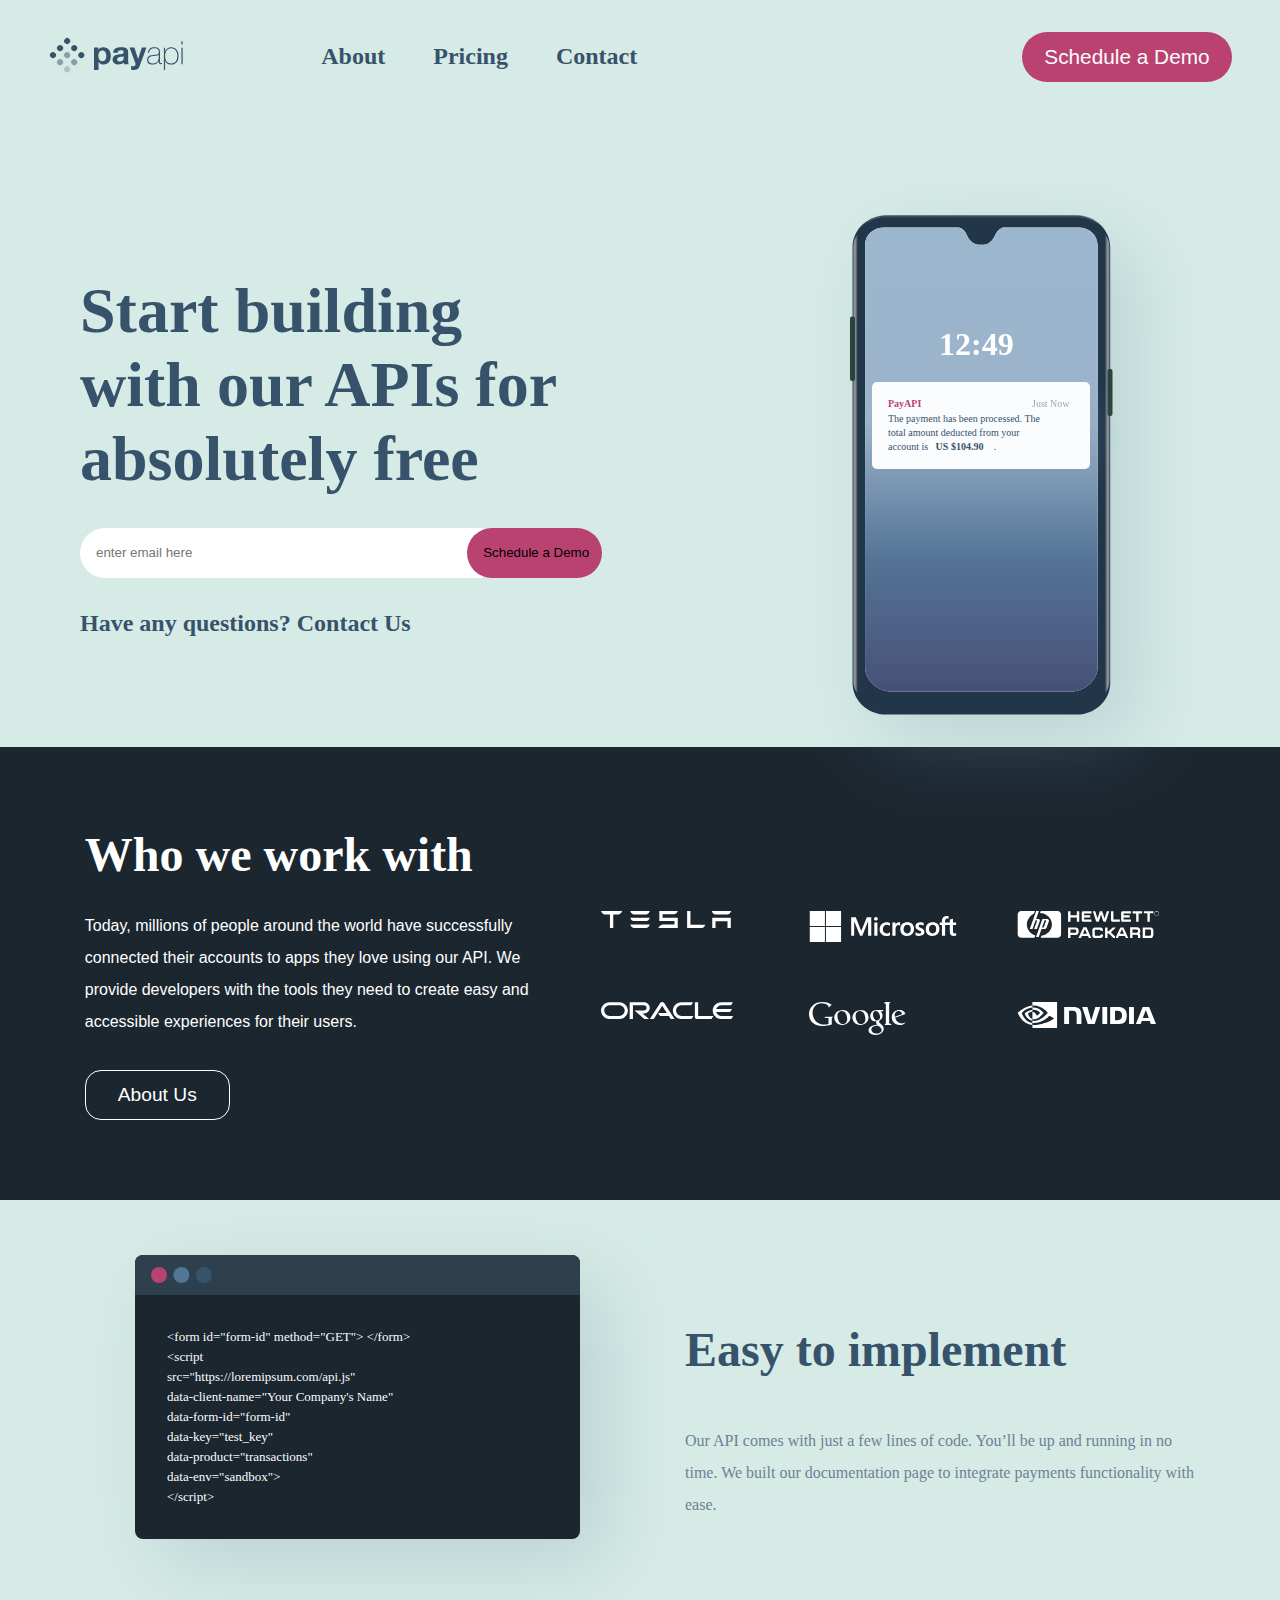
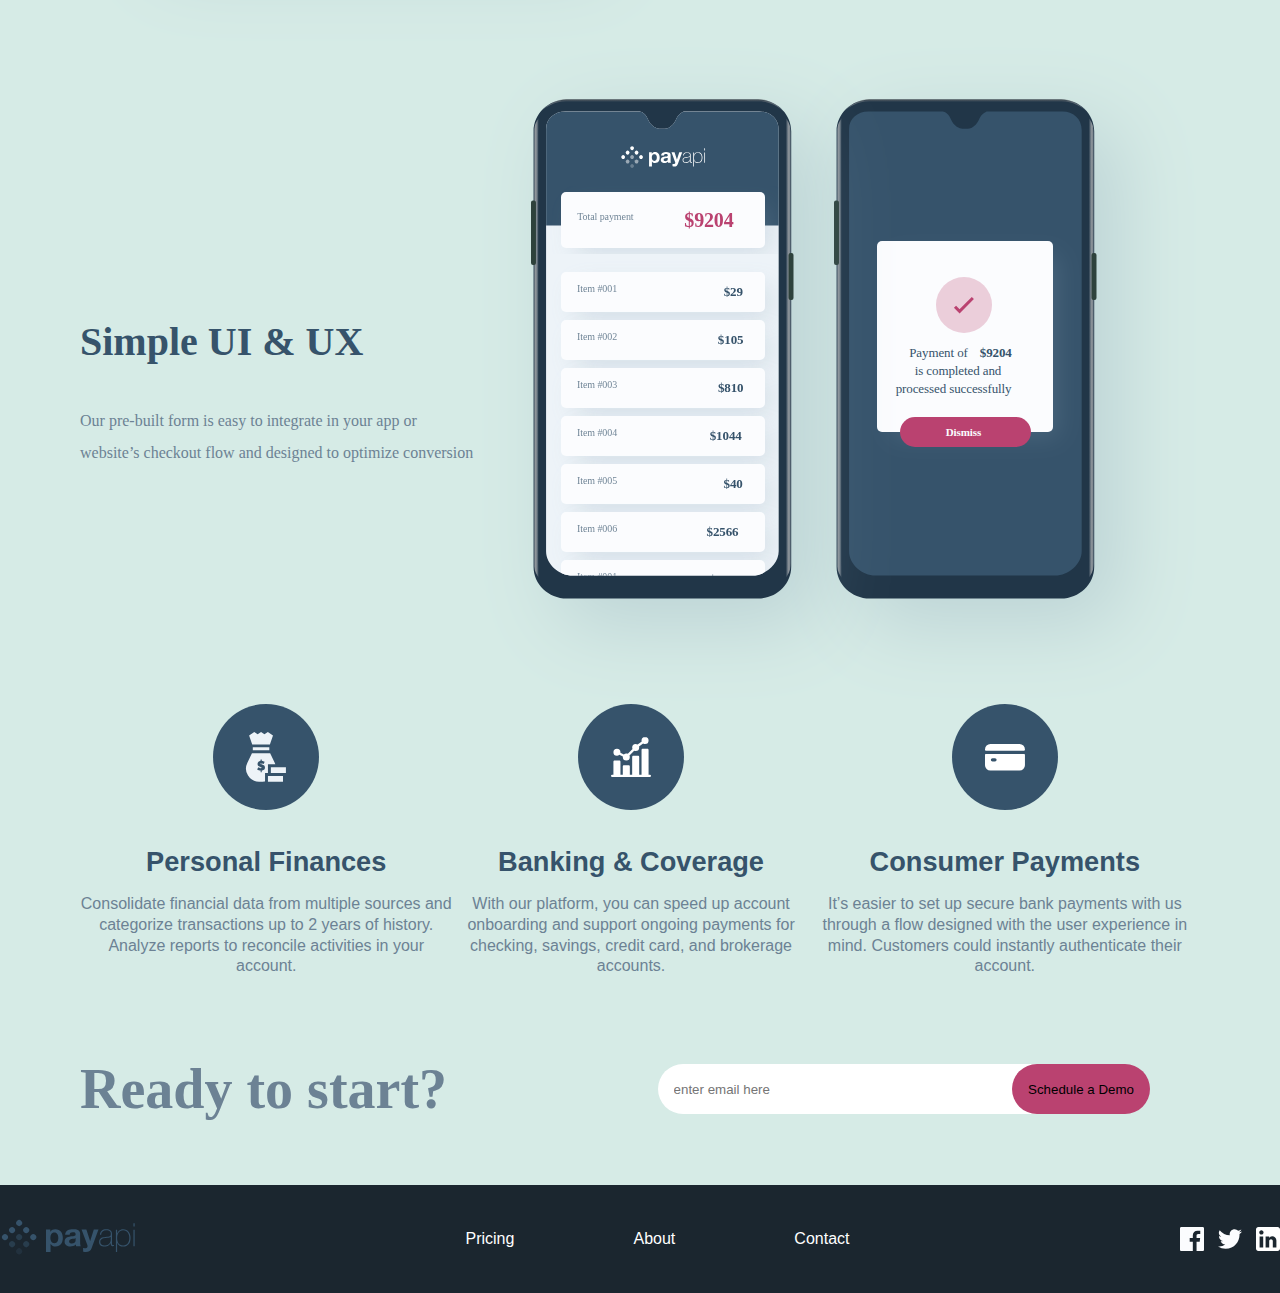
<file: index.html>
<!DOCTYPE html>
<html lang="en">
  <head>
    <meta charset="UTF-8" />
    <meta http-equiv="X-UA-Compatible" content="IE=edge" />
    <meta name="viewport" content="width=device-width, initial-scale=1.0" />
    <link rel="stylesheet" href="style.css" />
    <title>Document</title>
  </head>
  <body class="">
    <header>
      <nav class="nav_menu">
        <div class="logo">
          <a href="index.html">
            <img src="assets/shared/desktop/logo.svg" alt=""
          /></a>
        </div>
        <div class="nav_item">
          <ul>
            <li><a href="about.html">About</a></li>
            <li><a href="pricing.html">Pricing</a></li>
            <li><a href="contact.html">Contact</a></li>
          </ul>
          <a class="btn pink" href="contact.html">Schedule a Demo</a>
        </div>
      </nav>
      <!-- -----------mobile menu  -->
      <div class="mobile_nav">
        <a href="index.html">
          <img src="assets/shared/desktop/logo.svg" alt=""
        /></a>
        <div class="menu-icon">
          <img src="assets/shared/mobile/menu.svg" alt="" />
        </div>
      </div>
      <div class="mobile-menu-container">
        <div class="close-icon">
          <img src="assets/shared/mobile/close.svg" alt="" />
        </div>

        <ul>
          <li><a href="about.html">About</a></li>
          <li><a href="pricing.html">Pricing</a></li>
          <li><a href="contact.html">Contact</a></li>
          <li><a class="btn pink" href="contact.html">Contact</a></li>
        </ul>
      </div>
    </header>
    <img
      src="assets/home/desktop/illustration-phone-mockup.svg"
      class="big_phone"
      alt=""
    />

    <section class="hero container">
      <div class="hero-1">
        <h1>
          Start building <br />
          with our APIs for <br />
          absolutely free
        </h1>
        <form>
          <input
            type="text"
            class="hero_input_1"
            placeholder="enter email here"
          />
          <input type="submit" class="hero_input_2" value="Schedule a Demo" />
        </form>
        <h3>Have any questions? <span>Contact Us </span></h3>
      </div>
    </section>

    <!-- BEGIN SECTION WITH BLUE BACKGROUND------------------ -->
    <section class="about-us">
      <div class="para-info">
        <h1>Who we work with</h1>
        <p class="para-main">
          Today, millions of people around the world have successfully connected
          their accounts to apps they love using our API. We provide developers
          with the tools they need to create easy and accessible experiences for
          their users.
        </p>
        <button class="about">About Us</button>
      </div>

      <div class="social-info">
        <img src="assets/shared/desktop/tesla.svg" alt="" />
        <img src="assets/shared/desktop/microsoft.svg" alt="" />
        <img src="assets/shared/desktop/hewlett-packard.svg" alt="" />
        <img src="assets/shared/desktop/oracle.svg" alt="" />
        <img src="assets/shared/desktop/google.svg" alt="" />
        <img src="assets/shared/desktop/nvidia.svg" alt="" />
      </div>
    </section>
    <!-- END SECTION WITH BLUE BACKGROUND------------------ -->

    <section class="container">
      <div class="text_pic">
        <img
          src="assets/home/desktop/illustration-easy-to-implement.svg"
          alt=""
        />

        <div class="image_text">
          <h1>Easy to implement</h1>
          <p>
            Our API comes with just a few lines of code. You’ll be up and
            running in no time. We built our documentation page to integrate
            payments functionality with ease.
          </p>
        </div>
      </div>

      <div class="simple_text">
        <div class="simple">
          <h1>Simple UI & UX</h1>
          <p>
            Our pre-built form is easy to integrate in your app or website’s
            checkout flow and designed to optimize conversion
          </p>
        </div>

        <img
          class="simple_img"
          src="assets/home/desktop/illustration-simple-ui.svg"
          alt=""
          class="img-1"
        />
      </div>

      <div class="packages">
        <div class="finance">
          <img
            class="package-img"
            src="assets/home/desktop/icon-personal-finances.svg"
            alt=""
          />
          <h3 class="custom">Personal Finances</h3>
          <p class="para-1">
            Consolidate financial data from multiple sources and categorize
            transactions up to 2 years of history. Analyze reports to reconcile
            activities in your account.
          </p>
        </div>
        <div class="banking">
          <img
            class="package-img"
            src="assets/home/desktop/icon-banking-and-coverage.svg"
            alt=""
          />
          <h3 class="custom">Banking & Coverage</h3>
          <p class="para-1">
            With our platform, you can speed up account onboarding and support
            ongoing payments for checking, savings, credit card, and brokerage
            accounts.
          </p>
        </div>
        <div class="payment">
          <img
            class="package-img"
            src="assets/home/desktop/icon-consumer-payments.svg"
            alt=""
          />
          <h3 class="custom">Consumer Payments</h3>
          <p class="para-1">
            It’s easier to set up secure bank payments with us through a flow
            designed with the user experience in mind. Customers could instantly
            authenticate their account.
          </p>
        </div>
      </div>

      <div class="ready">
        <div class="ready-info">
          <h2>Ready to start?</h2>
        </div>
        <form action="">
          <input
            type="text"
            class="ready_input_1"
            placeholder="enter email here"
          />
          <input type="submit" class="ready_input_2" value="Schedule a Demo" />
        </form>
      </div>
    </section>
    <footer class="footer">
      <div class="logo_footer">
        <img src="assets/shared/desktop/logo.svg" alt="" />
      </div>

      <ul class="foot_items">
        <li class="foot-list"><a href="pricing.html">Pricing</a></li>
        <li class="foot-list"><a href="about.html">About</a></li>
        <li class="foot-list"><a href="contact.html">Contact</a></li>
      </ul>

      <div class="socials-1">
        <img src="assets/shared/desktop/facebook.svg" alt="" />
        <img src="assets/shared/desktop/twitter.svg" alt="" />
        <img src="assets/shared/desktop/linkedin.svg" alt="" />
      </div>
    </footer>

    <script src="index.js
    "></script>
  </body>
</html>
</file>
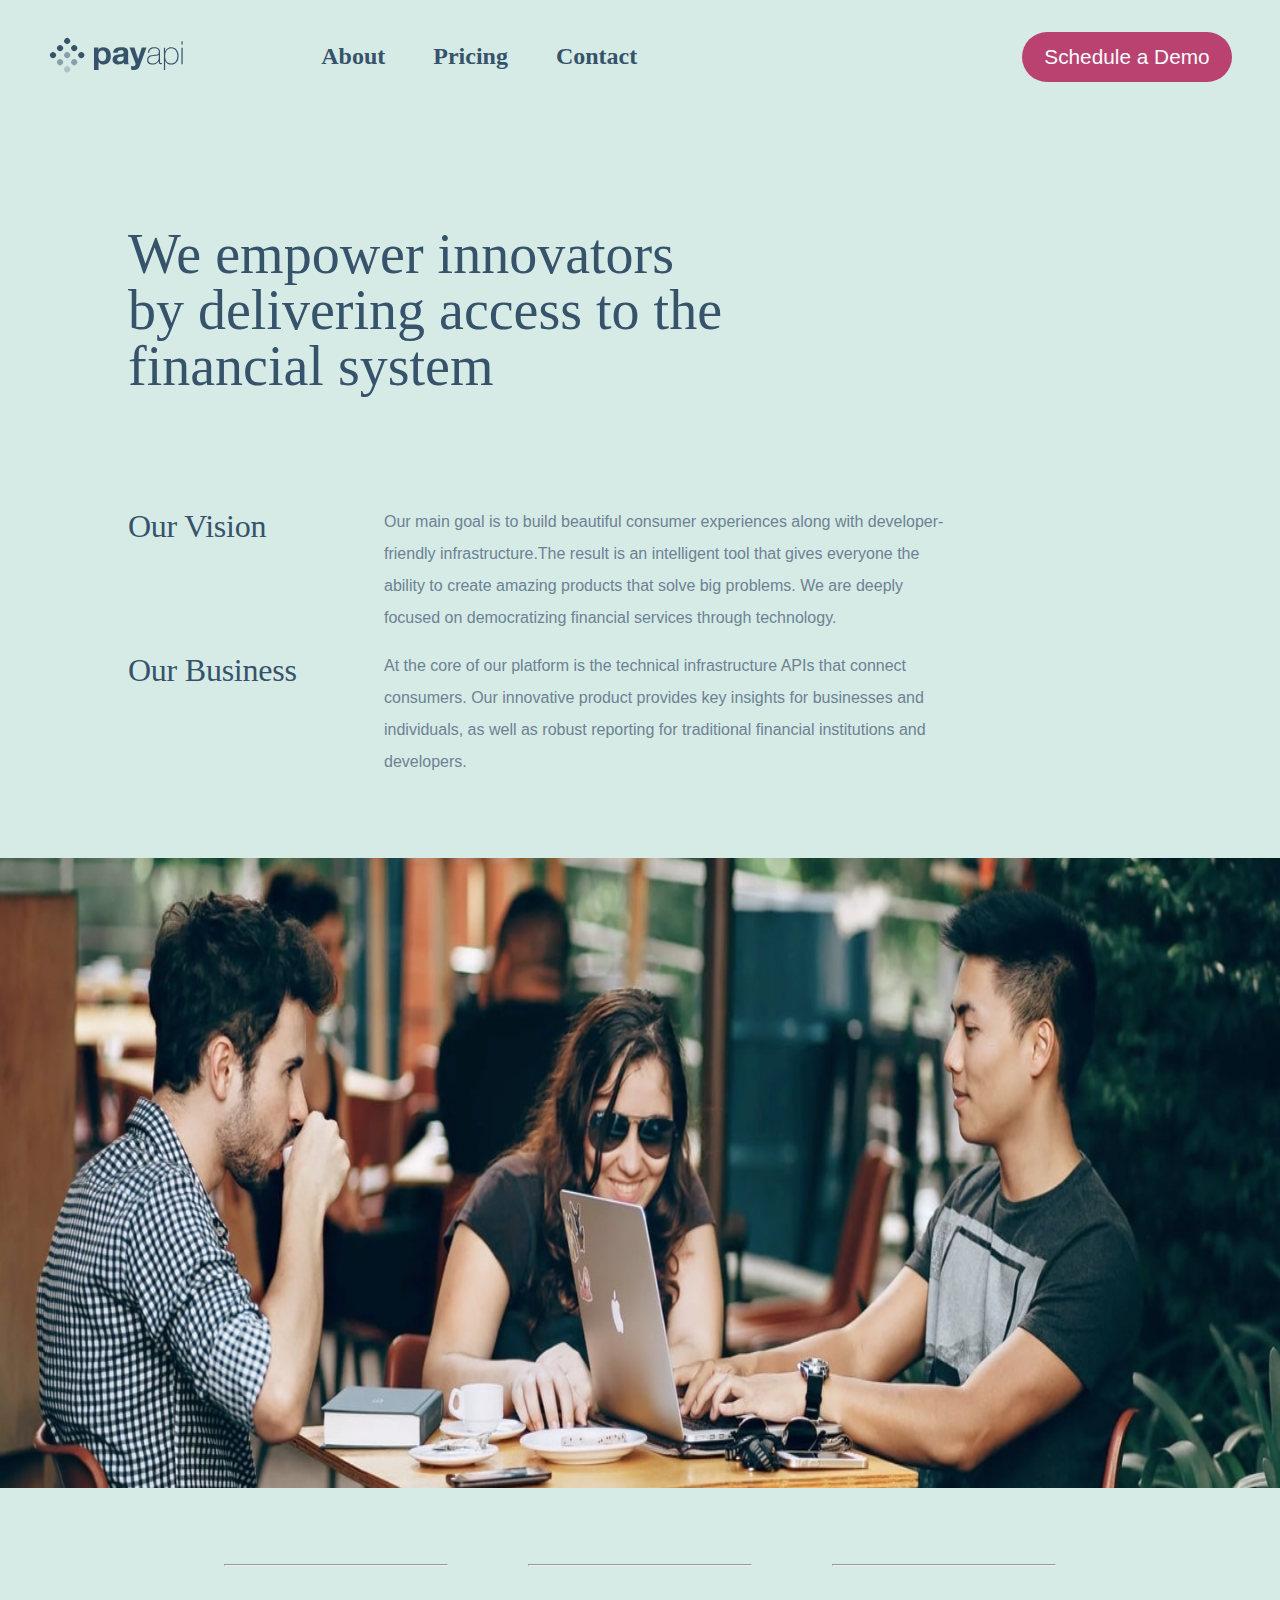
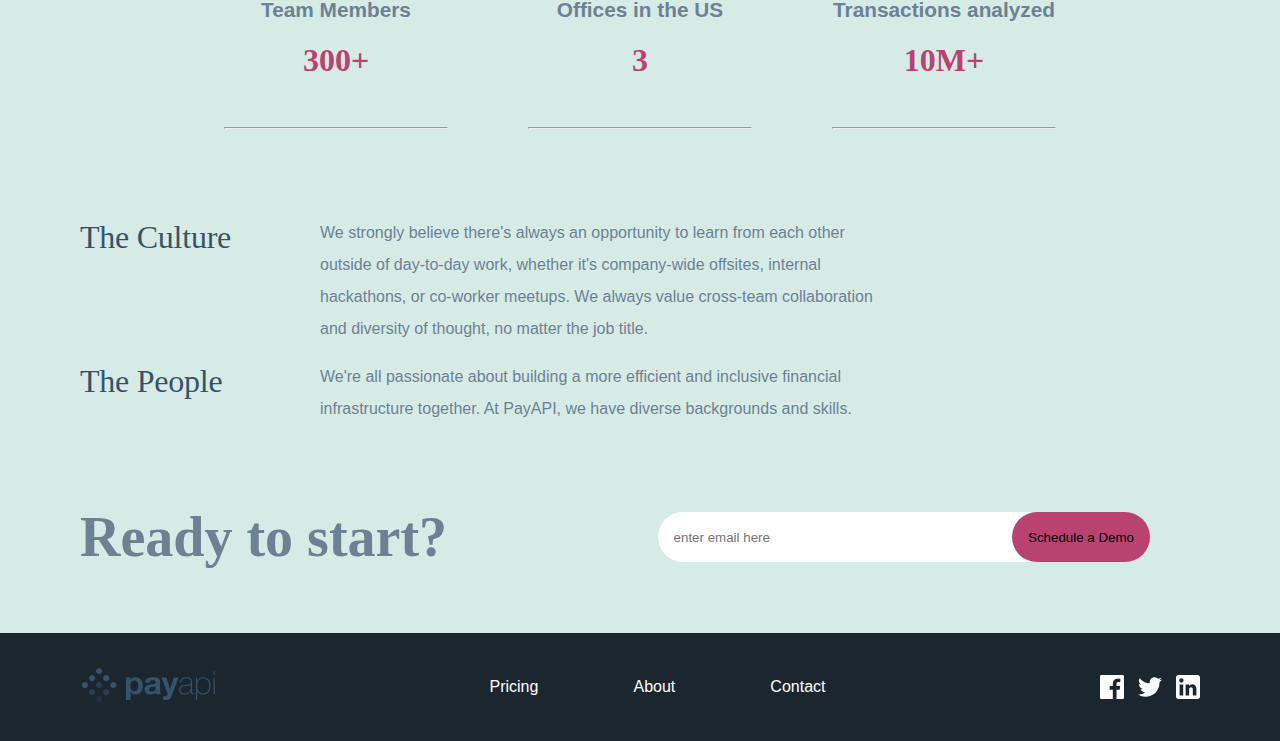
<file: about.html>
<!DOCTYPE html>
<html lang="en">
  <head>
    <meta charset="UTF-8" />
    <meta name="viewport" content="width=device-width, initial-scale=1.0" />

    <link
      rel="icon"
      type="image/png"
      sizes="32x32"
      href="./assets/favicon-32x32.png"
    />
    <link rel="stylesheet" href="style.css" />
    <title>Frontend Mentor | PayAPI Website Challenge</title>
  </head>

  <body class="bg-sem">
    <header>
      <nav class="nav_menu">
        <div class="logo">
          <a href="index.html">
            <img src="assets/shared/desktop/logo.svg" alt=""
          /></a>
        </div>
        <div class="nav_item">
          <ul>
            <li><a href="about.html">About</a></li>
            <li><a href="pricing.html">Pricing</a></li>
            <li><a href="contact.html">Contact</a></li>
          </ul>
          <a class="btn pink" href="contact.html">Schedule a Demo</a>
        </div>
      </nav>
      <!-- -----------mobile menu  -->
      <div class="mobile_nav">
        <a href="index.html">
          <img src="assets/shared/desktop/logo.svg" alt=""
        /></a>
        <div class="menu-icon">
          <img src="assets/shared/mobile/menu.svg" alt="" />
        </div>
      </div>
      <div class="mobile-menu-container">
        <div class="close-icon">
          <img src="assets/shared/mobile/close.svg" alt="" />
        </div>

        <ul>
          <li><a href="about.html">About</a></li>
          <li><a href="pricing.html">Pricing</a></li>
          <li><a href="contact.html">Contact</a></li>
          <li><a class="btn pink" href="contact.html">Contact</a></li>
        </ul>
      </div>
    </header>
    <!-- <div class="pos">
        <img src="assets/Bitmap-2.png" alt="" />
      </div> -->

    <section class="about_header container-2">
      <h1>
        We empower innovators <br />
        by delivering access to the <br />
        financial system
      </h1>

      <div class="vision">
        <h3>Our Vision</h3>
        <p>
          Our main goal is to build beautiful consumer experiences along with
          developer-friendly infrastructure.The result is an intelligent tool
          that gives everyone the ability to create amazing products that solve
          big problems. We are deeply focused on democratizing financial
          services through technology.
        </p>
      </div>

      <div class="business">
        <h3>Our Business</h3>
        <p>
          At the core of our platform is the technical infrastructure APIs that
          connect consumers. Our innovative product provides key insights for
          businesses and individuals, as well as robust reporting for
          traditional financial institutions and developers.
        </p>
      </div>
    </section>

    <section class="about-background">
      <img src="assets/about/desktop/image-team-members.jpg" alt="" />
    </section>

    <section class="plan container">
      <div class="free_plan">
        <hr />
        <p>Team Members</p>
        <h2>300+</h2>
        <hr />
      </div>
      <div class="basic_plan">
        <hr />
        <p>Offices in the US</p>
        <h2>3</h2>
        <hr />
      </div>

      <div class="premium_plan">
        <hr />
        <p>Transactions analyzed</p>
        <h2>10M+</h2>

        <hr />
      </div>
    </section>
    <section class="about_header container">
      <div class="vision">
        <h3>The Culture</h3>
        <p>
          We strongly believe there's always an opportunity to learn from each
          other outside of day-to-day work, whether it's company-wide offsites,
          internal hackathons, or co-worker meetups. We always value cross-team
          collaboration and diversity of thought, no matter the job title.
        </p>
      </div>
      <div class="business">
        <h3>The People</h3>
        <p>
          We're all passionate about building a more efficient and inclusive
          financial infrastructure together. At PayAPI, we have diverse
          backgrounds and skills.
        </p>
      </div>
    </section>

    <div class="ready container">
      <div class="ready-info">
        <h2>Ready to start?</h2>
      </div>
      <form action="">
        <input
          type="text"
          class="ready_input_1"
          placeholder="enter email here"
        />
        <input type="submit" class="ready_input_2" value="Schedule a Demo" />
      </form>
    </div>
    <footer class="footer container">
      <div class="logo_footer">
        <img src="assets/shared/desktop/logo.svg" alt="" />
      </div>

      <ul class="foot_items">
        <li class="foot-list"><a href="pricing.html">Pricing</a></li>
        <li class="foot-list"><a href="about.html">About</a></li>
        <li class="foot-list"><a href="contact.html">Contact</a></li>
      </ul>

      <div class="socials-1">
        <img src="assets/shared/desktop/facebook.svg" alt="" />
        <img src="assets/shared/desktop/twitter.svg" alt="" />
        <img src="assets/shared/desktop/linkedin.svg" alt="" />
      </div>
    </footer>
    <script src="index.js"></script>
  </body>
</html>
</file>
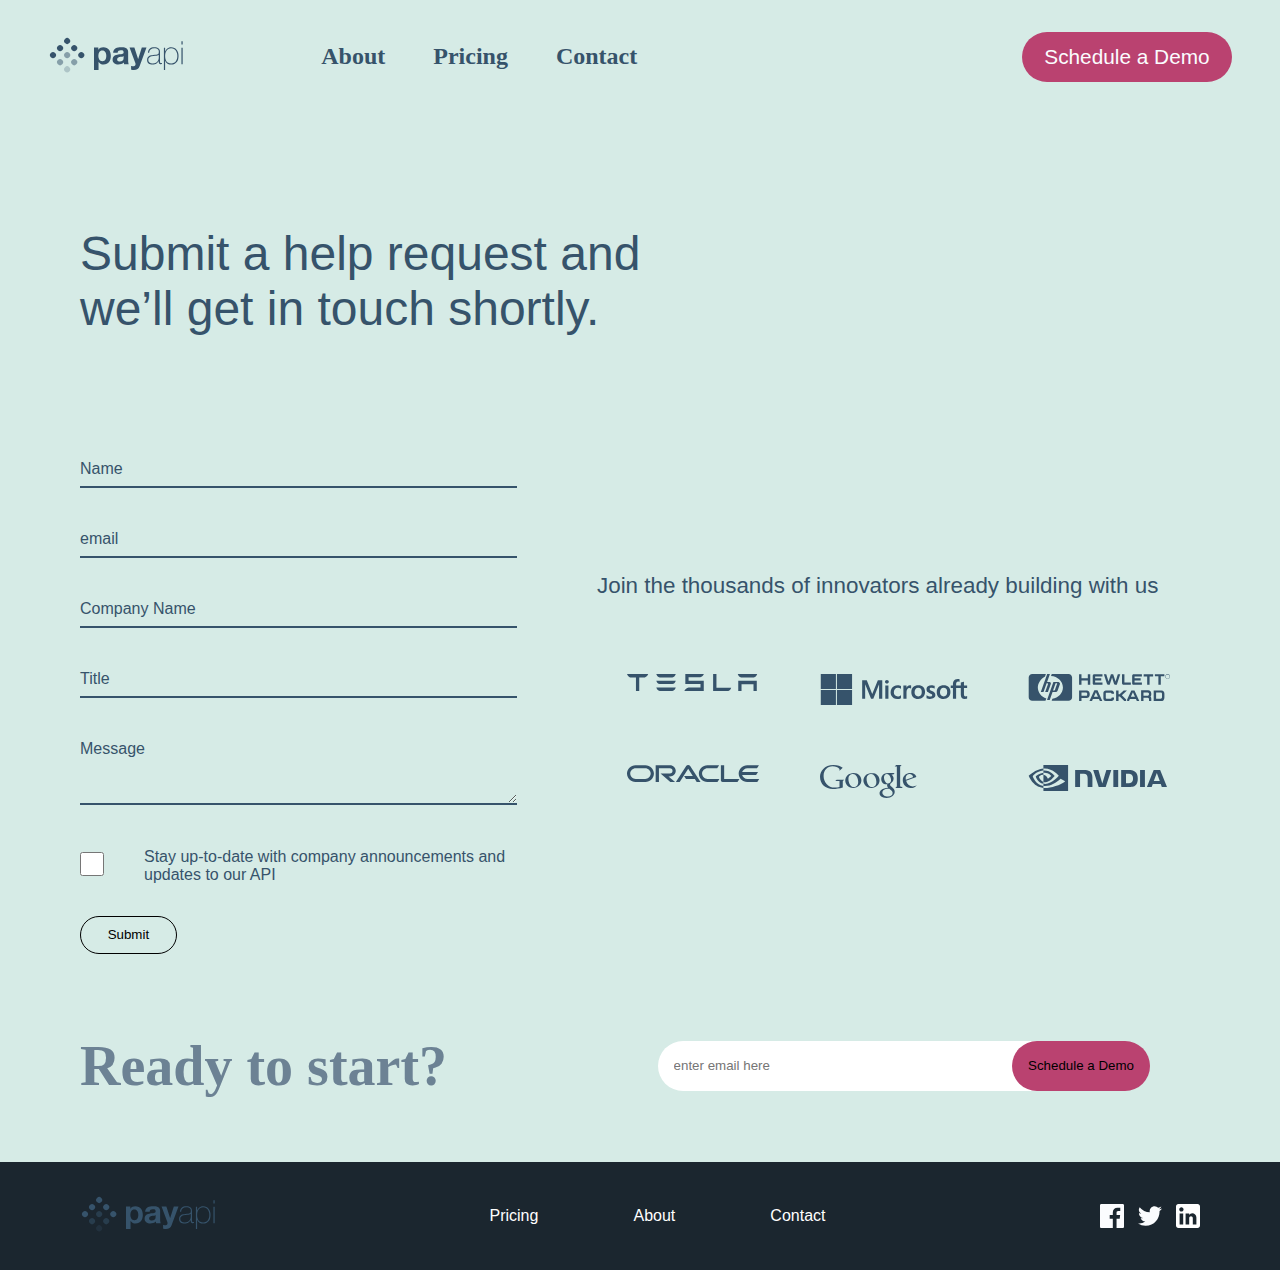
<file: contact.html>
<!DOCTYPE html>
<html lang="en">
  <head>
    <meta charset="UTF-8" />
    <meta name="viewport" content="width=device-width, initial-scale=1.0" />

    <link
      rel="icon"
      type="image/png"
      sizes="32x32"
      href="./assets/favicon-32x32.png"
    />
    <link rel="stylesheet" href="style.css" />

    <title>Frontend Mentor | PayAPI Website Challenge</title>
  </head>

  <body class="">
    <header>
      <nav class="nav_menu">
        <div class="logo">
          <a href="index.html">
            <img src="assets/shared/desktop/logo.svg" alt=""
          /></a>
        </div>
        <div class="nav_item">
          <ul>
            <li><a href="about.html">About</a></li>
            <li><a href="pricing.html">Pricing</a></li>
            <li><a href="contact.html">Contact</a></li>
          </ul>
          <a class="btn pink" href="contact.html">Schedule a Demo</a>
        </div>
      </nav>
      <!-- -----------mobile menu  -->
      <div class="mobile_nav">
        <a href="index.html">
          <img src="assets/shared/desktop/logo.svg" alt=""
        /></a>
        <div class="menu-icon">
          <img src="assets/shared/mobile/menu.svg" alt="" />
        </div>
      </div>
      <div class="mobile-menu-container">
        <div class="close-icon">
          <img src="assets/shared/mobile/close.svg" alt="" />
        </div>

        <ul>
          <li><a href="about.html">About</a></li>
          <li><a href="pricing.html">Pricing</a></li>
          <li><a href="contact.html">Contact</a></li>
          <li><a class="btn pink" href="contact.html">Contact</a></li>
        </ul>
      </div>
    </header>
    <section class="head container">
      <p>
        Submit a help request and <br />
        we’ll get in touch shortly.
      </p>
    </section>
    <section class="form container">
      <form action="" method="GET" class="cont">
        <div class="input">
          <input type="text" id="name" class="input" required />
          <label for="name">Name</label>
        </div>
        <div class="input">
          <input type="email" id="email" required />
          <label for="email">email</label>
        </div>
        <div class="input">
          <input type="text" id="company" />
          <label for="company">Company Name</label>
        </div>
        <div class="input">
          <input type="text" id="title" />
          <label for="title">Title</label>
        </div>
        <div class="input">
          <textarea name="message" id="message" cols="30" rows="5"></textarea>
          <label for="message">Message</label>
        </div>
        <div class="check">
          <input type="checkbox" id="figma" class="check_input" />
          <label for="figma">
            Stay up-to-date with company announcements and updates to our API
          </label>
        </div>
        <div class="form_btn">
          <input type="submit" class="submit" />
        </div>
      </form>
      <div class="media_collections">
        <p>Join the thousands of innovators already building with us</p>
        <div class="social-info1">
          <img src="assets/shared/desktop/tesla.svg" alt="" />
          <img src="assets/shared/desktop/microsoft.svg" alt="" />
          <img src="assets/shared/desktop/hewlett-packard.svg" alt="" />
          <img src="assets/shared/desktop/oracle.svg" alt="" />
          <img src="assets/shared/desktop/google.svg" alt="" />
          <img src="assets/shared/desktop/nvidia.svg" alt="" />
        </div>
      </div>
    </section>

    <div class="ready container">
      <div class="ready-info">
        <h2>Ready to start?</h2>
      </div>
      <form action="">
        <input
          type="text"
          class="ready_input_1"
          placeholder="enter email here"
        />
        <input type="submit" class="ready_input_2" value="Schedule a Demo" />
      </form>
    </div>

    <footer class="footer container">
      <div class="logo_footer">
        <img src="assets/shared/desktop/logo.svg" alt="" />
      </div>

      <ul class="foot_items">
        <li class="foot-list"><a href="pricing.html">Pricing</a></li>
        <li class="foot-list"><a href="about.html">About</a></li>
        <li class="foot-list"><a href="contact.html">Contact</a></li>
      </ul>

      <div class="socials-1">
        <img src="assets/shared/desktop/facebook.svg" alt="" />
        <img src="assets/shared/desktop/twitter.svg" alt="" />
        <img src="assets/shared/desktop/linkedin.svg" alt="" />
      </div>
    </footer>
    <script src="index.js"></script>
  </body>
</html>
</file>
<file: style.css>
* {
  padding: 0;
  margin: 0;
  box-sizing: border-box;
}
/* --------------------------Global Styles----------------------------- */

html {
  scroll-behavior: smooth;
}
ul {
  list-style: none;
}
li {
  list-style: none;
}
a {
  text-decoration: none;
}
.flex_row {
  display: flex;
  flex-direction: row;
  flex-wrap: wrap;
}
.flex_column {
  flex-direction: column;
  display: flex;
}
.container {
  padding: 0em 5em;
}
.container-2 {
  padding-left: 8em;
}
:root {
  --dark-pink: #ba4270;
  --link-water-white: #fbfcfe;
  --dark-blue: #36536b;
  --dark-blue-black: #1b2621;
  --light-charm-pink: #da6d97;
  --light-blue: #6c8294;
}
*,
*::after,
*::before {
  margin: 0;
  padding: 0;
  box-sizing: border-box;
}
body {
  font-family: "Public Sans", sans-serif;
  background-color: rgb(214, 235, 230);
}
h1 {
  font-family: "DM Serif Display", serif;
  font-size: 72px;
}
h2 {
  font-family: "DM Serif Display", serif;
  font-size: 56px;
}
.btn {
  padding: 0.8rem 1.4rem;
  border-radius: 3rem;
  color: var(--link-water-white);
  display: inline-block;
  font-size: 1.3rem;
  border: none;
  font-weight: 500;
  text-decoration: none;
}
.btn.pink {
  background-color: var(--dark-pink);
}
.btn.dark {
  background-color: transparent;
}

/* ------------------End of--------Global Styles----------------------------- */

/* --------------------------header------------------------ */

.wrapper {
}
header {
  width: 100%;
  padding: 2rem 3rem;
}

.nav_menu {
  display: flex;
  justify-content: space-between;
  align-items: center;
  width: 100%;
  z-index: 100;
}
nav .logo {
  width: 30%;
}
.nav_item {
  display: flex;
  width: 100%;
  justify-content: space-between;
}
.nav_item ul {
  display: flex;
  align-items: center;
  gap: 3rem;
}
nav ul li {
  list-style: none;
}
nav ul li a {
  text-decoration: none;
  font-family: "Public Sans";
  font-weight: 700;
  font-size: 1.5rem;
  color: #36536b;
}
.mobile_nav,
.mobile-menu-container {
  display: none;
}

/* -----xx---------------------header-----------xx------------- */

/* ---------------------------Hero Section------------------- */

.bg-circle {
  background-image: url(assets/Bitmap-1.png);
  background-repeat: no-repeat;
  background-position: top right;
  padding: 0;
}
.big_phone {
  position: absolute;
  top: 10rem;
  right: 4rem;
}

.hero-1 h3 {
  margin-top: 2rem;
  font-size: 1.5rem;
}

.hero_input_1 {
  padding: 1rem;
  width: 60%;
  border: none;
  outline: none;
  border-radius: 25px 0 0 25px;
  height: 50px;
}
.hero_input_2 {
  width: 20%;
  height: 50px;
  border: none;
  outline: none;
  padding: 1rem;
  border-radius: 25px 25px;
  position: relative;
  left: -20px;
  background: rgb(186, 66, 112);
}
/* ---------------------------Hero Section------------------- */

.hero {
  margin-top: 10rem;
  font-family: "DM Serif Display", serif;
}
.hero-1 {
  width: 60%;
  padding-bottom: 30px;
}
.hero-1 > h1 {
  font-size: 4rem;
  margin-bottom: 2rem;
  color: rgb(54, 83, 107);
}

.hero_input_1 {
  padding: 1rem;
  width: 60%;
  border: none;
  outline: none;
  border-radius: 25px 0 0 25px;
  height: 50px;
}
.hero_input_2 {
  width: 20%;
  height: 50px;
  border: none;
  outline: none;
  padding: 1rem;
  border-radius: 25px 25px;
  position: relative;
  left: -20px;
  background: rgb(186, 66, 112);
}
/* --------------------End of Hero------------- */

/* --------------about---------------------- */
.about-us {
  margin-top: 5rem;
  height: auto;
  padding: 5rem 2rem;
  background-color: rgb(27, 38, 47);
  display: flex;
  justify-content: center;
  align-items: center;
  width: 100%;
  font-family: "Public Sans", sans-serif;
}
.para-info {
  color: #fff;
  width: 40%;
}
.para-main {
  line-height: 2;
  margin-bottom: 2em;
}
.para-info > h1 {
  font-size: 3rem;
  margin-bottom: 0.6em;
}
.about {
  padding: 0.8rem 2rem;
  border-radius: 1rem;
  border: 1px solid white;
  font-size: 1.2rem;
  background: transparent;
  color: #fff;
}
.social-info {
  display: grid;
  grid-template-columns: 1fr 1fr 1fr;
}
.social-info1 {
  display: grid;
  grid-template-columns: 1fr 1fr 1fr;
}
.social-info > img {
  margin: 30px;
  filter: brightness(0) invert(3);
}
.social-info1 > img {
  margin: 30px;
}

/* ---end -of----------about---------------------- */

/* ---------------------------packages-------------------------- */
.simple_text {
  display: flex;
  justify-content: center;
  align-items: center;
}
.simple h1 {
  font-size: 2.5rem;
  margin: 1em auto;
  color: #36536b;
}
.simple p {
  line-height: 2;
  color: #6c8294;
  font-family: "DM Serif Display", serif;
}

.text_pic {
  display: flex;
  align-items: center;
  width: 100%;
}
.image_text h1 {
  margin-bottom: 1em;
  font-size: 3rem;
  text-align: start;
  color: #36536b;
}
.image_text p {
  line-height: 2;
  color: #6c8294;
  font-family: "DM Serif Display", serif;
}

.packages {
  display: flex;
  align-items: center;
  justify-content: space-between;
}
.finance,
.banking,
.payment {
  text-align: center;
}
.package-img {
  margin-bottom: 2rem;
}
.custom {
  margin-bottom: 1rem;
  font-size: 1.7rem;
}
.para-1 {
  line-height: 1.3;
  color: rgb(108, 130, 148);
}

.ready_input_1 {
  padding: 1rem;
  width: 400px;
  border: none;
  outline: none;
  border-radius: 25px;
  height: 50px;
  position: relative;
}
.ready_input_2 {
  height: 50px;
  border: none;
  outline: none;
  border-radius: 25px 25px;
  padding: 1rem;
  position: relative;
  left: -50px;
  background: rgb(186, 66, 112);
}

h3 {
  color: #36536b;
}
.ready {
  display: flex;
  justify-content: space-between;
  align-items: center;
  margin-top: 5rem;
  flex-wrap: wrap;
  padding-bottom: 4rem;
  width: 100%;
}
.ready-info {
  color: rgb(108, 130, 148);
  font-weight: 600;
}
.foot {
  display: flex;
  justify-content: space-between;
  align-items: center;
  width: 100%;
}
.socials-1 {
  display: flex;
  width: 100px;
  justify-content: space-between;
  align-items: center;
}

/* ---------------------footer */
.footer {
  background-color: rgb(27, 38, 47);
  height: 12vh;
  display: flex;
  justify-content: space-between;
  align-items: center;
}
.foot-list a {
  color: white;
  font-size: 1rem;
}
.foot_items {
  display: flex;
  justify-content: space-between;
  gap: 5;
  align-items: center;
  width: 30%;
}

/* --------------------xx-------ABOUT STYLING ---------------------- */
.about-background {
  width: 100%;
}
.about-background img {
  width: 100%;
  height: 70vh;
}

.container_about {
  width: 100%;
  padding: 0 15%;
}
.about_header {
  margin-bottom: 5em;
}
.about_header > h1 {
  font-family: "DM Serif Display", serif;
  font-weight: 400;
  font-size: 56px;
  line-height: 56px;
  margin-top: 2em;
  margin-bottom: 2em;
  color: #36536b;
}

.vision {
  display: flex;
  justify-content: space-between;
  color: #36536b;
  margin: 1rem 0;
}
.business {
  display: flex;
  justify-content: space-between;
}
.business > h3 {
  font-family: "DM Serif Display";
  font-style: normal;
  font-weight: 400;
  font-size: 32px;
  line-height: 40px;
  letter-spacing: -0.246154px;
  color: #36536b;
}
.business > p {
  font-size: 1rem;
  font-weight: 400;
  line-height: 2;
  color: #6c8294;
  width: 50%;
  margin-right: 20em;
}

.vision > h3 {
  font-family: "DM Serif Display";
  font-style: normal;
  font-weight: 400;
  font-size: 32px;
  line-height: 40px;
  letter-spacing: -0.246154px;
  color: #36536b;
}
.vision > p {
  font-size: 1rem;
  font-weight: 400;
  line-height: 2;
  color: #6c8294;
  width: 50%;
  margin-right: 20em;
}
/* --------------------End Of About Styles------------------------ */

/* ---------------------Packages File---------------------- */

/*-------------------- package styling------------------ */
.plan {
  display: flex;
  justify-content: center;
  align-items: center;
}
.free_plan > h2,
.basic_plan > h2,
.premium_plan > h2 {
  font-size: 2rem;
  color: rgb(186, 66, 112);
  margin-bottom: 1.5em;
  text-align: center;
}
.free_plan,
.basic_plan,
.premium_plan {
  width: 20%;
  margin: 40px;
}
.free_plan > p,
.basic_plan > p,
.premium_plan > p {
  margin-bottom: 1em;
  color: #6c8294;
  font-weight: 600;
  font-size: 1.3rem;
  text-align: center;
}

.free-plan > h2,
.basic-plan > h2,
.premium-plan > h2 {
  font-size: 3rem;
  color: rgb(186, 66, 112);
  margin-bottom: 1.5em;
}
.pricing {
  padding: 2em 0;
  color: #36536b;

  font-family: "DM Serif Display";
  font-weight: 400;
  font-size: 56px;
  line-height: 56px;
}
button {
  cursor: pointer;
}
.free-plan,
.basic-plan,
.premium-plan {
  margin: 2em;
  color: #6c8294;
}
.free-plan > p,
.basic-plan > p,
.premium-plan > p {
  margin-bottom: 1.5em;
  font-size: 1rem;
}
.free-plan > span,
.basic-plan > span,
.premium-plan > span {
  padding-bottom: 5em;
  color: #36536b;
  font-family: "DM Serif Display";
  font-style: normal;
  font-weight: 400;
  font-size: 56px;
  line-height: 72px;
}
hr {
  margin: 2em auto;
}
.free-plan > button,
.basic-plan > button,
.premium-plan > button {
  padding: 1em 3em;
  color: #6c8294;
  border-radius: 2rem;
  border: 2px solid rgb(54, 83, 107);
  background: transparent;
  transition: all 1s ease;
}
button.hover {
}
.free-plan > button:hover,
.basic-plan > button:hover,
.premium-plan > button:hover {
  background-color: var(--dark-blue);
  color: white;
}

.free-plan > ul > li,
.basic-plan > ul > li,
.premium-plan > ul > li {
  font-size: 1.5rem;
}
.free-plan > ul > li > img,
.basic-plan > ul > li > img,
.premium-plan > ul > li > img {
  margin-right: 1rem;
}
/* ---------------------Contact File---------------------- */

.head {
  margin: 7em 0;
}
.form {
  display: flex;
  justify-content: space-between;
  align-items: center;
  margin-top: 0;
  color: var(--dark-blue);
}
.cont {
  background-color: rgb(214, 235, 230);
}
.social_info {
  display: grid;
  grid-template-columns: 1fr 1fr 1fr;
}
.social_info img {
  margin-bottom: 4em;
}
.media_collections {
  margin-left: 5em;
}
.media_collections p {
  font-size: 1.4rem;
  margin-bottom: 2em;
  color: var(--dark-blue);
}

.cont .input {
  height: 40px;
  width: 100%;
  position: relative;
  margin-bottom: 30px;
  background-color: rgb(214, 235, 230);
  color: #36536b;
}
.cont .input input {
  width: 100%;
  height: 40px;
  border: none;
  border-bottom: 2px solid;
  outline: none;
  font-size: 1.2rem;
  background-color: rgb(214, 235, 230);
  color: #36536b;
}
.cont .input label {
  position: absolute;
  bottom: 10px;
  left: 0;
}
.cont textarea {
  border: none;
  outline: none;
  background-color: rgb(214, 235, 230);
  border-bottom: 2px solid;
  width: 100%;
  color: #36536b;
}
.check {
  display: flex;
  margin-top: 5rem;
  margin-bottom: 2rem;
  justify-content: space-between;
}
.check label {
  padding-left: 40px;
}
.check_input {
  width: 2rem;
  height: 2rem;
}
.submit {
  padding: 0.8em 2em;
  border-radius: 2rem;
  background-color: transparent;
  border: 1px solid;
  transition: all 1s ease;
  cursor: pointer;
}
.submit:hover {
  background-color: #1b2621;
  color: white;
}
.head p {
  color: var(--dark-blue);
  font-size: 3rem;
}

/*---------------media queries------------------ */

@media screen and (max-width: 800px) {
  nav {
    display: none;
  }
  .wrapper {
    padding: 1.4rem 2rem;
  }
  .mobile_nav {
    display: flex;
    justify-content: space-between;
  }
  .mobile-menu-container {
    position: fixed;
    height: 100vh;
    width: 100%;
    top: 0;
    background-color: var(--dark-blue-black);
    display: flex;
    align-items: center;
    justify-content: center;
    z-index: 200;
    left: 100%;
    transition: all 1s ease;
  }
  .mobile-menu-container.active {
    left: 0;
  }
  .mobile-menu-container.active .close-icon {
    opacity: 1;
    pointer-events: auto;
  }
  .close-icon {
    position: fixed;
    top: 32px;
    right: 40px;
    opacity: 0;
    pointer-events: none;
    transition: all 1s ease;
  }
  .mobile-menu-container ul {
    list-style: none;
    padding: 0;
  }
  .mobile-menu-container ul li {
    margin: 30px 0;
    text-align: center;
  }
  .mobile-menu-container ul li a {
    color: #f2f2f2;
    text-decoration: none;
    font-size: 1.2rem;
  }
  /* -------------------Hero section------------------- */
  .hero_input_1 {
    width: 100%;
    border-radius: 2rem;
    margin-bottom: 30px;
  }
  .hero-1 > h1,
  h3 {
    text-align: center;
  }
  .big_phone {
    display: none;
  }

  .hero {
    margin-top: 45em;
    padding: 0 1rem;
  }
  .hero-1 {
    flex-direction: column;
    width: 100%;
    justify-content: center;
    align-items: center;
  }
  .hero-1 > h1 {
    font-size: 3rem;
    margin-bottom: 2rem;
    text-align: center;
  }
  .hero_input_1 {
    width: 100%;
  }
  .hero_input_2 {
    width: 100%;
    left: 0;
  }
  form {
    display: flex;
    flex-direction: column;
    align-items: center;
  }
  /* ----------------about-------------- */

  .about-us {
    width: 100%;
    flex-direction: column-reverse;
  }
  .para-info {
    flex-direction: column;
    justify-content: center;
    align-items: center;
    text-align: center;
    margin-bottom: 2rem;
  }
  .para-info h1 {
    align-items: center;
    font-size: 1.5rem;
  }
  .social-info {
    width: 100%;
    grid-template-columns: 1fr 1fr;
    margin-bottom: 2rem;
  }
  .social-info > img {
    margin: 20px;
  }
  .social-info > p {
    width: 100%;
    text-align: center;
    line-height: 1.3;
  }
  .social-info1 {
    width: 100%;
    grid-template-columns: 1fr 1fr;
  }
  .social-info1 > img {
    margin: 20px;
  }
  .about_header > h1 {
    font-size: 1rem;
    width: 100%;
  }
  .container-2 {
    padding: 0 2rem;
  }
  /* ----------------simple Text-------------------- */
  .simple_text {
    flex-direction: column-reverse;
  }
  .simple h1 {
    font-size: 2.5rem;
    margin: 15px auto;
    text-align: center;
  }
  .simple {
    text-align: center;
  }

  .packages {
    flex-direction: column;
  }
  .simple_img {
    width: 80%;
    padding: auto 10em;
  }
  .text_pic {
    flex-direction: column;
    width: 100%;
  }
  .image_text h1 {
    text-align: center;
  }
  .image_text {
    width: 100%;
    text-align: center;
  }
  .text_pic img {
    width: 300px;
  }
  .ready_input_1 {
    width: 100%;
    margin: 1em auto;
  }
  .ready_input_2 {
    left: 0;
    width: 100%;
  }
  .ready-info {
    text-align: center;
  }
  .ready {
    flex-direction: column;
    align-items: center;
  }
  /* ------------------Footer------------------- */
  .footer {
    height: 40vh;
    flex-direction: column;
    justify-content: center;
    align-items: center;
    width: 100%;
  }
  .foot_items {
    flex-direction: column;
  }
  .foot-list a {
    font-size: 1rem;
    color: white;
  }
  .foot-list {
    margin: 1.5rem;
  }
  /* -------------------About file------------------ */
  .container_about {
    padding: 0;
    text-align: center;
  }
  .vision,
  .mission,
  .business {
    display: flex;
    flex-direction: column;
    align-items: center;
    width: 100%;
  }
  .vision > p,
  .mission > p,
  .business > p {
    text-align: center;
    font-size: 1rem;
    width: 100%;
    margin-right: 0;
  }
  /* .about_header > h1 {
    font-size: 2rem;
    width: 100%;
    margin-top: 3em;
    margin-bottom: 2em;
    text-align: center;
  } */
  .about_header {
    margin-bottom: 2em;
  }
  .about-background img {
    width: 100%;
    background-size: contain;
    height: auto;
  }
  .plan {
    flex-direction: column;
    margin-top: 1em;
  }
  .free_plan,
  .basic_plan,
  .premium_plan {
    width: 100%;
    text-align: center;
    margin: 0;
  }
  .free_plan > hr,
  .basic_plan > hr,
  .premium_plan > hr {
    display: none;
  }
  /* ---------------------packages styles------------------------- */
  .pricing {
    text-align: center;
    margin-left: 0em;
    color: #36536b;
  }
  hr {
    margin: 1em auto;
    font-weight: bold;
  }
  .plans {
    flex-direction: column;
    width: 100%;
    text-align: center;
  }
  .free-plan > h2,
  .basic-plan > h2,
  .premium-plan > h2 {
    text-align: center;
    margin-bottom: 3em;
  }
  .free-plan > p,
  .basic-plan > p,
  .premium-plan > p {
    display: none;
  }
  .free-plan > span,
  .basic-plan > span,
  .premium-plan > span {
    text-align: center;
    display: flex;
    flex-direction: column;
    align-items: center;
    padding-bottom: 2em;
  }
  .free_plan,
  .basic_plan,
  .premium_plan {
    width: 100%;
    padding: 0;
    align-items: center;
  }
  .free-plan > ul,
  .basic-plan > ul,
  .premium-plan > ul {
    font-size: 1.5rem;
  }

  /* -------------contact file----------------- */
  .form {
    flex-direction: column;
  }
  .head > p {
    text-align: center;
    width: 100%;
    margin-top: 2em;
  }
  .media_collections {
    margin-left: 0;
  }
  .form_btn {
    text-align: left;
    margin-bottom: 2em;
  }
  .bg-circle {
    background-image: none;
  }
  .bg-semi {
    background-image: none;
  }
}

/* ------------------media screen @ 1000px----------------- */

@media (max-width: 1000px) {
  .about-us {
    flex-direction: column-reverse;
  }
  .para-info {
    display: flex;
    flex-direction: column;
    align-items: center;
  }

  .para-info > p {
    width: 60%;
    text-align: center;
  }

  .container_about {
    padding: 0;
    text-align: center;
  }
  .vision,
  .mission,
  .business {
    width: 100%;
  }
  .vision > p,
  .mission > p,
  .business > p {
    text-align: center;
    font-size: 1rem;
    width: 100%;
    margin-right: 0;
  }
  .about_header > h1 {
    font-size: 2rem;
    width: 100%;
    margin: 0;
    margin-top: 3em;
    margin-bottom: 2em;
    text-align: center;
  }
  .about_header {
    margin-bottom: 2em;
  }
  .about-background img {
    width: 100%;
    background-size: contain;
    height: auto;
  }
  .nav_menu {
    display: none;
  }
  .plan {
    margin-top: 1em;
  }
  .free_plan,
  .basic_plan,
  .premium_plan {
    width: 100%;
    text-align: center;
    margin: 0;
  }

  .container {
    padding: 2em;
  }
  .form {
    flex-direction: column;
  }
  .head > p {
    text-align: center;
    width: 100%;
  }
  .media_collections {
    margin-left: 0;
  }
  .form_btn {
    text-align: left;
    margin-bottom: 2em;
  }
  .ready {
    flex-direction: column;
  }
  .ready_input_1 {
    width: 300px;
  }
  .ready_input_2 {
    height: 50px;
    border: none;
  }
  .ready-info {
    margin-bottom: 2rem;
  }

  .container_about {
    padding: 0;
    text-align: center;
  }
  .vision,
  .mission,
  .business {
    display: flex;
  }
  /* .about_header > h1 {
    font-size: 3rem;
    width: 70%;
    margin-top: 3em;
    margin-bottom: 2em;
    text-align: center;
  } */
  .about-background img {
    width: 100%;
    background-size: contain;
    height: auto;
  }
  .plan {
    margin-top: 3em;
  }

  .pricing-title h1 {
    margin: 5em;
  }
}
</file>
